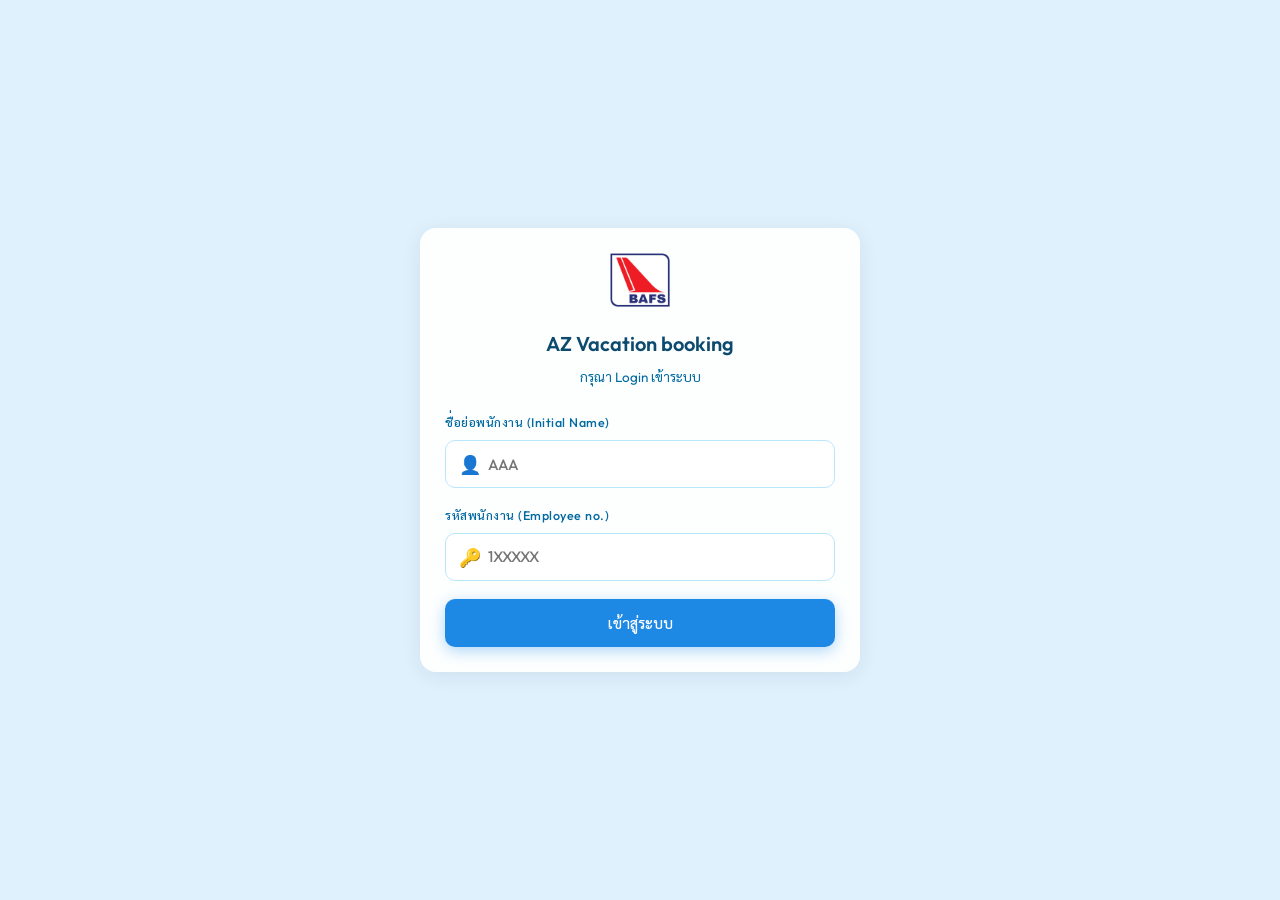
<file: index.html>
<!DOCTYPE html>
<html lang="th">

<head>
    <meta charset="UTF-8">
    <meta name="viewport" content="width=device-width, initial-scale=1.0, maximum-scale=1.0, user-scalable=no">
    <title>AZ Vacation booking</title>
    <!-- Google Fonts for premium typography -->
    <link rel="preconnect" href="https://fonts.googleapis.com">
    <link rel="preconnect" href="https://fonts.gstatic.com" crossorigin>
    <link
        href="https://fonts.googleapis.com/css2?family=Outfit:wght@300;400;500;600;700&family=Sarabun:wght@300;400;500;600;700&display=swap"
        rel="stylesheet">

    <script>
        // ==========================================================
        // CONFIGURATION VARIABLES (Google Drive Direct Links & GAS API)
        // ==========================================================
        const LOGO_URL = "Logo bafs Original.png"; // Replace with your Google Drive direct link
        const BACKGROUND_URL = "20220221_070326.jpg"; // Replace with your Google Drive direct link
        const GAS_URL = "https://script.google.com/macros/s/AKfycbyHpsRN5z9Dz3Ey0zPZW1OYYGQ0Ru4gA7NycmnNdGbSgGC3R4j0DbGsd65QwBarkv0/exec";
    </script>

    <link rel="stylesheet" href="style.css">

    <!-- Google Apps Script CSS inclusion (Used when deployed in GAS) -->
    <?!= include('style'); ?>
</head>

<body>
    <!-- Background Image Wrapper -->
    <div class="bg-wrapper"></div>

    <!-- 1. LOGIN OVERLAY -->
    <div id="login-overlay" class="overlay active">
        <div class="glass-card login-card animate-fade-in">
            <div class="login-header">
                <img id="login-logo-img" src="Logo bafs Original.png" alt="BAFS Logo" class="login-logo">
                <h2>AZ Vacation booking</h2>
                <p class="login-subtitle">กรุณา Login เข้าระบบ</p>
            </div>

            <form id="login-form">
                <div class="form-group">
                    <label for="login-username">ชื่อย่อพนักงาน (Initial Name)</label>
                    <div class="input-wrapper">
                        <input type="text" id="login-username" required placeholder="AAA" autocomplete="username">
                        <span class="input-icon">👤</span>
                    </div>
                </div>
                <div class="form-group">
                    <label for="login-password">รหัสพนักงาน (Employee no.)</label>
                    <div class="input-wrapper">
                        <input type="password" id="login-password" required placeholder="1XXXXX"
                            autocomplete="current-password">
                        <span class="input-icon">🔑</span>
                    </div>
                    <div id="login-error" class="error-text hidden">⚠️ ข้อมูลเข้าสู่ระบบไม่ถูกต้อง
                        หรือไม่พบในตารางพนักงาน</div>
                </div>
                <button type="submit" id="btn-login-submit" class="btn btn-primary btn-block">เข้าสู่ระบบ</button>
            </form>
        </div>
    </div>

    <!-- 2. MAIN APPLICATION -->
    <div id="app-container" class="app-layout hidden">
        <!-- HEADER -->
        <header class="main-header glass-card">
            <div class="header-logo-section">
                <img id="app-logo-img" src="Logo bafs Original.png" alt="BAFS Logo" class="app-logo">
                <div class="header-title-wrapper">
                    <h1>AZ Vacation booking</h1>
                    <span class="sub-title">ระบบจองวันลาพักร้อนล่วงหน้า</span>
                </div>
            </div>

            <!-- Testing Override Tool & User Profile -->
            <div class="header-controls">
                <div class="mock-date-container">
                    <label for="mock-today">📅 วันที่ปัจจุบัน:</label>
                    <input type="date" id="mock-today" class="mock-date-input" disabled readonly>
                </div>

                <div class="user-profile-widget">
                    <div class="avatar">👤</div>
                    <div class="user-info">
                        <span id="user-initial-display" class="user-email">Guest</span>
                        <span id="user-name-display" class="user-role">ผู้ใช้งานทั่วไป</span>
                    </div>
                    <button id="logout-btn" class="btn-logout" title="ออกจากระบบ">Logout ↪</button>
                </div>
            </div>
        </header>

        <!-- NAVIGATION TABS -->
        <nav class="app-nav-tabs">
            <button id="nav-tab-dashboard" class="nav-tab-btn active" onclick="switchNavTab('dashboard')">
                <span class="nav-icon">📊</span> หน้าหลัก Dashboard
            </button>
            <button id="nav-tab-calendar" class="nav-tab-btn" onclick="switchNavTab('calendar')">
                <span class="nav-icon">📅</span> ตารางปฏิทินจองพักร้อน
            </button>
        </nav>

        <!-- DASHBOARD VIEW CONTAINER -->
        <div id="view-dashboard" class="view-container animate-fade-in">
            <!-- Top Stat Cards -->
            <div class="dashboard-stats-grid">
                <!-- Card 1: Quota Status -->
                <div class="glass-card stat-card quota-stat-card">
                    <div class="stat-icon-bg">📊</div>
                    <div class="stat-info">
                        <span class="stat-label">โควตาจองปี 2027</span>
                        <div class="stat-value-wrapper">
                            <span id="dash-quota-used" class="stat-value">0</span>
                            <span class="stat-total">/ 5 ช่วงเวลา</span>
                        </div>
                        <div class="quota-progress-container">
                            <div id="dash-quota-bar" class="quota-progress-bar" style="width: 0%;"></div>
                        </div>
                        <span id="dash-quota-text" class="stat-subtext">คงเหลือ 5 ช่วงเวลา</span>
                    </div>
                </div>

                <!-- Card 2: Upcoming Vacation -->
                <div class="glass-card stat-card upcoming-stat-card">
                    <div class="stat-icon-bg">✈️</div>
                    <div class="stat-info">
                        <span class="stat-label">รายการพักร้อนถัดไป</span>
                        <span id="dash-upcoming-date" class="stat-value-text">ไม่มีรายการพักร้อนที่กำลังจะมาถึง</span>
                        <span id="dash-upcoming-sub" class="stat-subtext">วางแผนพักร้อนสำหรับปี 2027
                            ได้ที่ตารางจอง</span>
                    </div>
                </div>

                <!-- Card 3: User Info Badge -->
                <div class="glass-card stat-card profile-stat-card">
                    <div class="stat-icon-bg">👤</div>
                    <div class="stat-info">
                        <span class="stat-label">ข้อมูลผู้ปฏิบัติงาน</span>
                        <span id="dash-emp-name" class="stat-value-text">-</span>
                        <span id="dash-emp-details" class="stat-subtext">Operator | Team - | Concourse -</span>
                    </div>
                </div>
            </div>

            <!-- Quick Action Banner -->
            <div id="dash-action-banner" class="glass-card action-banner">
                <div class="banner-left">
                    <h4>📅 ต้องการเลือกวันลาพักร้อนเพิ่มเติม?</h4>
                    <p>ไปที่ตารางจองเพื่อเลือกช่วงวันที่ต้องการสำหรับปี ค.ศ. 2027</p>
                </div>
                <button class="btn btn-primary" onclick="switchNavTab('calendar')">📅 เปิดตารางจองพักร้อน</button>
            </div>

            <!-- Personal Activity History Section -->
            <div id="dash-user-history-section" class="glass-card history-section-card">
                <div class="history-header">
                    <h3>📜 ประวัติรายการจองพักร้อนของฉัน</h3>
                    <button class="btn btn-outline btn-sm" onclick="loadDashboardData()">🔄 รีเฟรชข้อมูล</button>
                </div>

                <div id="dashboard-history-loading" class="placeholder-card hidden">
                    <div class="spinner"></div>
                    <p style="margin-top: 10px;">กำลังโหลดประวัติการจอง...</p>
                </div>

                <div id="dashboard-history-empty" class="empty-state-box hidden">
                    <span class="empty-icon">🏖️</span>
                    <p>ยังไม่มีประวัติการจองวันลาพักร้อนสำหรับปี 2027</p>
                </div>

                <div class="table-responsive">
                    <table id="dash-history-table" class="data-table">
                        <thead>
                            <tr>
                                <th>วันที่ทำรายการ</th>
                                <th>ช่วงวันพักร้อน</th>
                                <th>เดือน/ปี</th>
                                <th>Zone</th>
                                <th>ประเภทการจอง</th>
                                <th>สถานะ</th>
                                <th>จัดการ</th>
                            </tr>
                        </thead>
                        <tbody id="dash-history-tbody">
                            <!-- Populated dynamically -->
                        </tbody>
                    </table>
                </div>
            </div>

            <!-- Admin Master Log Section (Visible only to Admin) -->
            <div id="dash-admin-section" class="glass-card history-section-card admin-border hidden"
                style="margin-top: 25px;">
                <div class="history-header">
                    <h3>👑 ประวัติการจองของพนักงานทั้งหมด (ผู้ดูแลระบบ)</h3>
                    <div style="display:flex; align-items:center; gap:10px;">
                        <select id="admin-team-filter"
                            style="padding:6px 12px; border-radius:6px; background:rgba(255,255,255,0.1); color:#fff; border:1px solid rgba(255,255,255,0.2); font-size:13px; cursor:pointer;"
                            onchange="filterAdminBookings()">
                            <option value="ALL">ทุกทีม</option>
                            <option value="A">Team A</option>
                            <option value="B">Team B</option>
                            <option value="C">Team C</option>
                            <option value="D">Team D</option>
                            <option value="E">Team E</option>
                            <option value="X">Team X</option>
                        </select>
                        <span class="admin-badge">Admin Access</span>
                    </div>
                </div>
                <div id="admin-history-loading" style="text-align:center; padding:20px; color:#94a3b8;">
                    <span>⏳ กำลังโหลดข้อมูลจากตาราง...</span>
                </div>
                <div id="admin-history-empty" class="hidden" style="text-align:center; padding:25px; color:#94a3b8;">
                    <p>📋 ยังไม่มีประวัติการจองวันพักร้อนในระบบ</p>
                </div>
                <div id="admin-history-summary" class="hidden"
                    style="padding:10px 15px; margin-bottom:10px; display:flex; gap:15px; flex-wrap:wrap; font-size:13px; color:#94a3b8;">
                    <span>📊 จำนวนรายการทั้งหมด: <strong id="admin-total-count" style="color:#60a5fa;">0</strong></span>
                    <span>🏢 Concourse C: <strong id="admin-c-count" style="color:#22c55e;">0</strong></span>
                    <span>🏢 Concourse F: <strong id="admin-f-count" style="color:#f59e0b;">0</strong></span>
                </div>
                <div class="table-responsive">
                    <table class="data-table">
                        <thead>
                            <tr>
                                <th>ลำดับ</th>
                                <th>พนักงาน</th>
                                <th>ตำแหน่ง/ทีม</th>
                                <th>Concourse</th>
                                <th>เดือน/ปี</th>
                                <th>ช่วงวัน</th>
                                <th>สถานะ</th>
                                <th>ดำเนินการ</th>
                            </tr>
                        </thead>
                        <tbody id="dash-admin-tbody">
                            <!-- Populated dynamically for Admin -->
                        </tbody>
                    </table>
                </div>
            </div>
        </div>

        <!-- CALENDAR VIEW CONTAINER -->
        <div id="view-calendar" class="view-container hidden">
            <!-- APP CONTENT LAYOUT -->
            <div class="main-content">
                <!-- SIDEBAR: Rules & Selection Form -->
                <aside class="sidebar-section">

                    <!-- Rules Card -->
                    <div class="glass-card rules-card">
                        <h3>📌 ข้อกำหนดการจองวันลาพักร้อน</h3>
                        <ul class="rules-list">
                            <li>
                                <span class="rule-num">1</span>
                                <p>Operator ทำการจองได้ทีมละ 2 คนต่อช่อง (Concourse C 1 คน, Concourse F 1 คน)</p>
                            </li>
                            <li>
                                <span class="rule-num">2</span>
                                <p>ทำการจองพักร้อนของเดือนถัดไปล่วงหน้า <strong>ภายในวันที่ 10 ของเดือน</strong></p>
                            </li>
                            <li>
                                <span class="rule-num">3</span>
                                <p>สามารถจองพักร้อนล่วงหน้าก่อนได้ทุกเดือน</p>
                            </li>
                            <li>
                                <span class="rule-num">4</span>
                                <p>สามารถแก้ไขการจองพักร้อนล่วงหน้า <strong>ภายในวันที่ 10
                                        ก่อนเดือนที่ทำการจองไว้</strong></p>
                            </li>
                            <li>
                                <span class="rule-num">5</span>
                                <p>ใน 1 ปี พนักงานสามารถจองพักร้อนได้มากสุด <strong>5 ช่วงเวลา</strong></p>
                            </li>
                        </ul>
                    </div>

                    <!-- Profile Info Card -->
                    <div class="glass-card booking-form-card">
                        <h3>👤 ข้อมูลผู้จอง (Logged-in Profile)</h3>
                        <div class="profile-details-grid">
                            <div class="profile-field">
                                <span class="p-label">ชื่อย่อ (Initial Name):</span>
                                <span id="profile-initial" class="p-val">-</span>
                            </div>
                            <div class="profile-field">
                                <span class="p-label">ชื่อภาษาอังกฤษ:</span>
                                <span id="profile-english-name" class="p-val">-</span>
                            </div>
                            <div class="profile-field">
                                <span class="p-label">ตำแหน่ง (Position):</span>
                                <span id="profile-position" class="p-val">-</span>
                            </div>
                            <div class="profile-field">
                                <span class="p-label">ทีม (Team):</span>
                                <span id="profile-team" class="p-val">-</span>
                            </div>
                            <div id="profile-concourse-field" class="profile-field hidden">
                                <span class="p-label">Concourse:</span>
                                <span id="profile-concourse" class="p-val">-</span>
                            </div>
                        </div>
                    </div>

                    <!-- Booking Selectors Card -->
                    <div class="glass-card booking-form-card">
                        <h3>📅 เลือกเดือนและปีที่ต้องการพักร้อน</h3>

                        <div class="date-selection-grid">
                            <div class="form-group">
                                <label for="select-month">เดือนพักร้อน</label>
                                <select id="select-month" class="form-select">
                                    <option value="0">JAN</option>
                                    <option value="1">FEB</option>
                                    <option value="2">MAR</option>
                                    <option value="3">APR</option>
                                    <option value="4">MAY</option>
                                    <option value="5">JUN</option>
                                    <option value="6">JUL</option>
                                    <option value="7">AUG</option>
                                    <option value="8">SEP</option>
                                    <option value="9">OCT</option>
                                    <option value="10">NOV</option>
                                    <option value="11">DEC</option>
                                </select>
                            </div>
                            <div class="form-group">
                                <label for="select-year">ปี</label>
                                <select id="select-year" class="form-select">
                                    <!-- Dynamically populated by JS -->
                                </select>
                            </div>
                        </div>

                        <!-- Admin Team Selector in Sidebar (Hidden for regular employees) -->
                        <div id="sidebar-admin-team-wrapper" class="hidden" style="margin-top: 12px;">
                            <label for="sidebar-admin-team-select"
                                style="font-size: 13px; font-weight: 600; color: #ffc107; display: block; margin-bottom: 6px;">
                                👑 เลือกทีมพนักงาน (Admin):
                            </label>
                            <select id="sidebar-admin-team-select" class="form-select"
                                style="border: 1px solid rgba(255,193,7,0.4);">
                                <option value="A">Team A</option>
                                <option value="B">Team B</option>
                                <option value="C">Team C</option>
                                <option value="D">Team D</option>
                                <option value="E">Team E</option>
                                <option value="X">Team X</option>
                            </select>
                        </div>
                    </div>

                </aside>

                <!-- MAIN GRID: Vacation Calendar (Vertical Layout for Mobile) -->
                <main class="calendar-section">
                    <!-- Loading indicator overlay inside calendar section -->
                    <div id="calendar-loading" class="glass-card placeholder-card hidden">
                        <div class="placeholder-content">
                            <div class="spinner"></div>
                            <p style="margin-top: 15px; font-weight: 500;">กำลังโหลดข้อมูลจาก Google Sheets...</p>
                        </div>
                    </div>

                    <!-- Calendar Content -->
                    <div id="calendar-content" class="calendar-content-wrapper">
                        <div class="glass-card calendar-card">
                            <div class="calendar-header">
                                <div class="calendar-info">
                                    <h2 id="calendar-title-display">ตารางพักร้อนล่วงหน้า</h2>
                                    <p class="helper-text">💡 วิธีการจอง: เลือกช่องว่างในส่วน Concourse
                                        ของทีมท่านบนช่วงวันที่ต้องการจอง จากนั้นกดปุ่มด้านล่างเพื่อยืนยัน</p>
                                </div>

                                <!-- Calendar Control Toolbar: Month Dropdown, Admin Team Switcher & Small Excel Export (Visible ONLY to Admin) -->
                                <div id="calendar-toolbar" class="calendar-toolbar hidden"
                                    style="display: flex; flex-wrap: wrap; align-items: center; justify-content: space-between; gap: 10px; margin-top: 15px; margin-bottom: 15px; padding: 8px 12px; background: rgba(255, 255, 255, 0.05); border: 1px solid rgba(255, 255, 255, 0.1); border-radius: 10px;">
                                    <!-- Left: Month & Year Dropdowns -->
                                    <div style="display: flex; align-items: center; gap: 8px;">
                                        <label for="toolbar-month-select"
                                            style="font-size: 12px; font-weight: 500; color: #94a3b8;">📅
                                            เลือกเดือน/ปี:</label>
                                        <select id="toolbar-month-select"
                                            style="padding: 4px 8px; border-radius: 6px; background: #ffffff; color: #0f172a; border: 1px solid #cbd5e1; font-size: 12px; cursor: pointer;">
                                            <option value="0">มกราคม (JAN)</option>
                                            <option value="1">กุมภาพันธ์ (FEB)</option>
                                            <option value="2">มีนาคม (MAR)</option>
                                            <option value="3">เมษายน (APR)</option>
                                            <option value="4">พฤษภาคม (MAY)</option>
                                            <option value="5">มิถุนายน (JUN)</option>
                                            <option value="6">กรกฎาคม (JUL)</option>
                                            <option value="7">สิงหาคม (AUG)</option>
                                            <option value="8">กันยายน (SEP)</option>
                                            <option value="9">ตุลาคม (OCT)</option>
                                            <option value="10">พฤศจิกายน (NOV)</option>
                                            <option value="11">ธันวาคม (DEC)</option>
                                        </select>
                                        <select id="toolbar-year-select"
                                            style="padding: 4px 8px; border-radius: 6px; background: #ffffff; color: #0f172a; border: 1px solid #cbd5e1; font-size: 12px; cursor: pointer;">
                                            <!-- Populated dynamically -->
                                        </select>
                                    </div>

                                    <!-- Center: Admin Team Switcher (Visible only when logged in as Admin) -->
                                    <div id="admin-calendar-team-wrapper" class="hidden"
                                        style="display: flex; align-items: center; gap: 8px;">
                                        <label for="calendar-admin-team-select"
                                            style="font-size: 12px; font-weight: 500; color: #d97706;">👑 เลือกทีม
                                            (Admin):</label>
                                        <select id="calendar-admin-team-select"
                                            style="padding: 4px 8px; border-radius: 6px; background: #ffffff; color: #0f172a; border: 1px solid #d97706; font-size: 12px; cursor: pointer;">
                                            <option value="A">Team A</option>
                                            <option value="B">Team B</option>
                                            <option value="C">Team C</option>
                                            <option value="D">Team D</option>
                                            <option value="E">Team E</option>
                                            <option value="X">Team X</option>
                                        </select>
                                    </div>

                                    <!-- Right: Small Export to Excel Button -->
                                    <div>
                                        <button type="button" class="btn btn-success"
                                            style="background: linear-gradient(135deg, #107c41, #1f9a55); border: none; font-weight: 500; font-size: 11px; padding: 4px 10px; border-radius: 5px; gap: 4px; display: inline-flex; align-items: center; cursor: pointer;"
                                            onclick="exportBookingsToExcel()">
                                            📊 Export Excel (.xls)
                                        </button>
                                    </div>
                                </div>

                                <!-- LEGEND REMOVED PER USER REQUEST -->
                            </div>

                            <!-- VERTICAL LIST OF SLOTS -->
                            <div class="vertical-slots-wrapper">
                                <div id="operator-slots-container" class="table-section-wrapper">
                                    <div id="operator-slots-list" class="slots-list">
                                        <!-- Rendered dynamically -->
                                    </div>
                                </div>
                            </div>

                            <!-- Action Bar -->
                            <div class="calendar-actions">
                                <div class="selected-summary" id="booking-summary-text">
                                    กรุณาเลือกช่วงวันในรายการเพื่อทำการจอง...
                                </div>
                                <button id="btn-confirm-booking" class="btn btn-success btn-large" disabled>
                                    ⚡ ยืนยันการจองพักร้อน
                                </button>
                            </div>

                        </div>
                    </div>
                </main>
            </div>
        </div>
    </div>

    <!-- 3. BOOKING CONFIRMATION MODAL -->
    <div id="booking-modal" class="modal-overlay hidden">
        <div class="glass-card modal-card animate-slide-up">
            <div class="modal-header">
                <h3>ยืนยันข้อมูลการจองพักร้อน</h3>
                <button class="btn-close-modal" onclick="closeModal('booking-modal')">&times;</button>
            </div>
            <div class="modal-body">
                <div class="confirm-info-list">
                    <div class="confirm-item">
                        <span class="label">ชื่อพนักงาน:</span>
                        <span id="confirm-emp-name" class="val">-</span>
                    </div>
                    <div class="confirm-item">
                        <span class="label">ตำแหน่งงาน:</span>
                        <span id="confirm-position" class="val">-</span>
                    </div>
                    <div class="confirm-item">
                        <span class="label">ทีม:</span>
                        <span id="confirm-team" class="val">-</span>
                    </div>
                    <div class="confirm-item">
                        <span class="label">ช่วงวันที่เลือก:</span>
                        <span id="confirm-date" class="val">-</span>
                    </div>
                    <div class="confirm-item" id="confirm-concourse-row">
                        <span class="label">Concourse:</span>
                        <span id="confirm-concourse" class="val">-</span>
                    </div>
                </div>

                <!-- Admin Booking On Behalf Field -->
                <div id="admin-booking-fields" class="admin-booking-container hidden"
                    style="margin-top: 15px; padding: 12px; background: rgba(255, 193, 7, 0.1); border: 1px solid rgba(255, 193, 7, 0.3); border-radius: 8px;">
                    <label for="admin-target-initial"
                        style="font-size: 13px; font-weight: 600; color: #b45309; display: block; margin-bottom: 6px;">
                        👑 ระบุชื่อย่อพนักงานที่ต้องการจองแทน (Initial Name):
                    </label>
                    <input type="text" id="admin-target-initial" placeholder="เช่น PDP, KSM, SYO, WJP"
                        style="width: 100%; padding: 8px 12px; border-radius: 6px; background: #ffffff; color: #0f172a; border: 1px solid #cbd5e1; font-size: 14px; text-transform: uppercase;">
                </div>

                <div id="modal-warning-box" class="warning-alert-box hidden"></div>
            </div>
            <div class="modal-footer">
                <button class="btn btn-secondary" onclick="closeModal('booking-modal')">ยกเลิก</button>
                <button id="btn-modal-submit" class="btn btn-success">ยืนยันการจอง</button>
            </div>
        </div>
    </div>

    <!-- 4. EDIT/CANCEL MODAL -->
    <div id="edit-modal" class="modal-overlay hidden">
        <div class="glass-card modal-card animate-slide-up">
            <div class="modal-header">
                <h3>⚙ จัดการรายการจองพักร้อน</h3>
                <button class="btn-close-modal" onclick="closeModal('edit-modal')">&times;</button>
            </div>
            <div class="modal-body">
                <p>คุณต้องการยกเลิกรายการจองนี้ใช่หรือไม่?</p>
                <div class="confirm-info-list">
                    <div class="confirm-item">
                        <span class="label">ผู้จอง:</span>
                        <span id="edit-emp-name" class="val">-</span>
                    </div>
                    <div class="confirm-item">
                        <span class="label">ตำแหน่ง/ทีม:</span>
                        <span id="edit-details" class="val">-</span>
                    </div>
                    <div class="confirm-item">
                        <span class="label">วันที่จอง:</span>
                        <span id="edit-date" class="val">-</span>
                    </div>
                    <div class="confirm-item" id="edit-concourse-row">
                        <span class="label">Concourse:</span>
                        <span id="edit-concourse" class="val">-</span>
                    </div>
                </div>
                <div id="edit-warning-box" class="warning-alert-box hidden"></div>
            </div>
            <div class="modal-footer">
                <button class="btn btn-secondary" onclick="closeModal('edit-modal')">ปิด</button>
                <button id="btn-modal-delete" class="btn btn-danger">🗑 ยกเลิกการจองนี้</button>
            </div>
        </div>
    </div>

    <!-- 5. SUCCESS POPUP -->
    <div id="success-popup" class="success-popup-overlay hidden">
        <div class="success-popup-card animate-scale-up">
            <div class="success-icon-wrapper">
                <div class="success-icon-svg">
                    <svg viewBox="0 0 52 52">
                        <circle class="checkmark-circle" cx="26" cy="26" r="25" fill="none" />
                        <path class="checkmark-check" fill="none" d="M14.1 27.2l7.1 7.2 16.7-16.8" />
                    </svg>
                </div>
            </div>
            <h2>บันทึกข้อมูลสำเร็จ!</h2>
            <p id="success-message-text">ระบบได้ทำการบันทึกข้อมูลของท่านเรียบร้อยแล้ว</p>
            <button class="btn btn-success btn-block" onclick="closeSuccessPopup()">ตกลง</button>
        </div>
    </div>

    <script src="app.js"></script>

    <!-- Google Apps Script JS inclusion (Used when deployed in GAS) -->
    <?!= include('app'); ?>
</body>

</html>
</file>
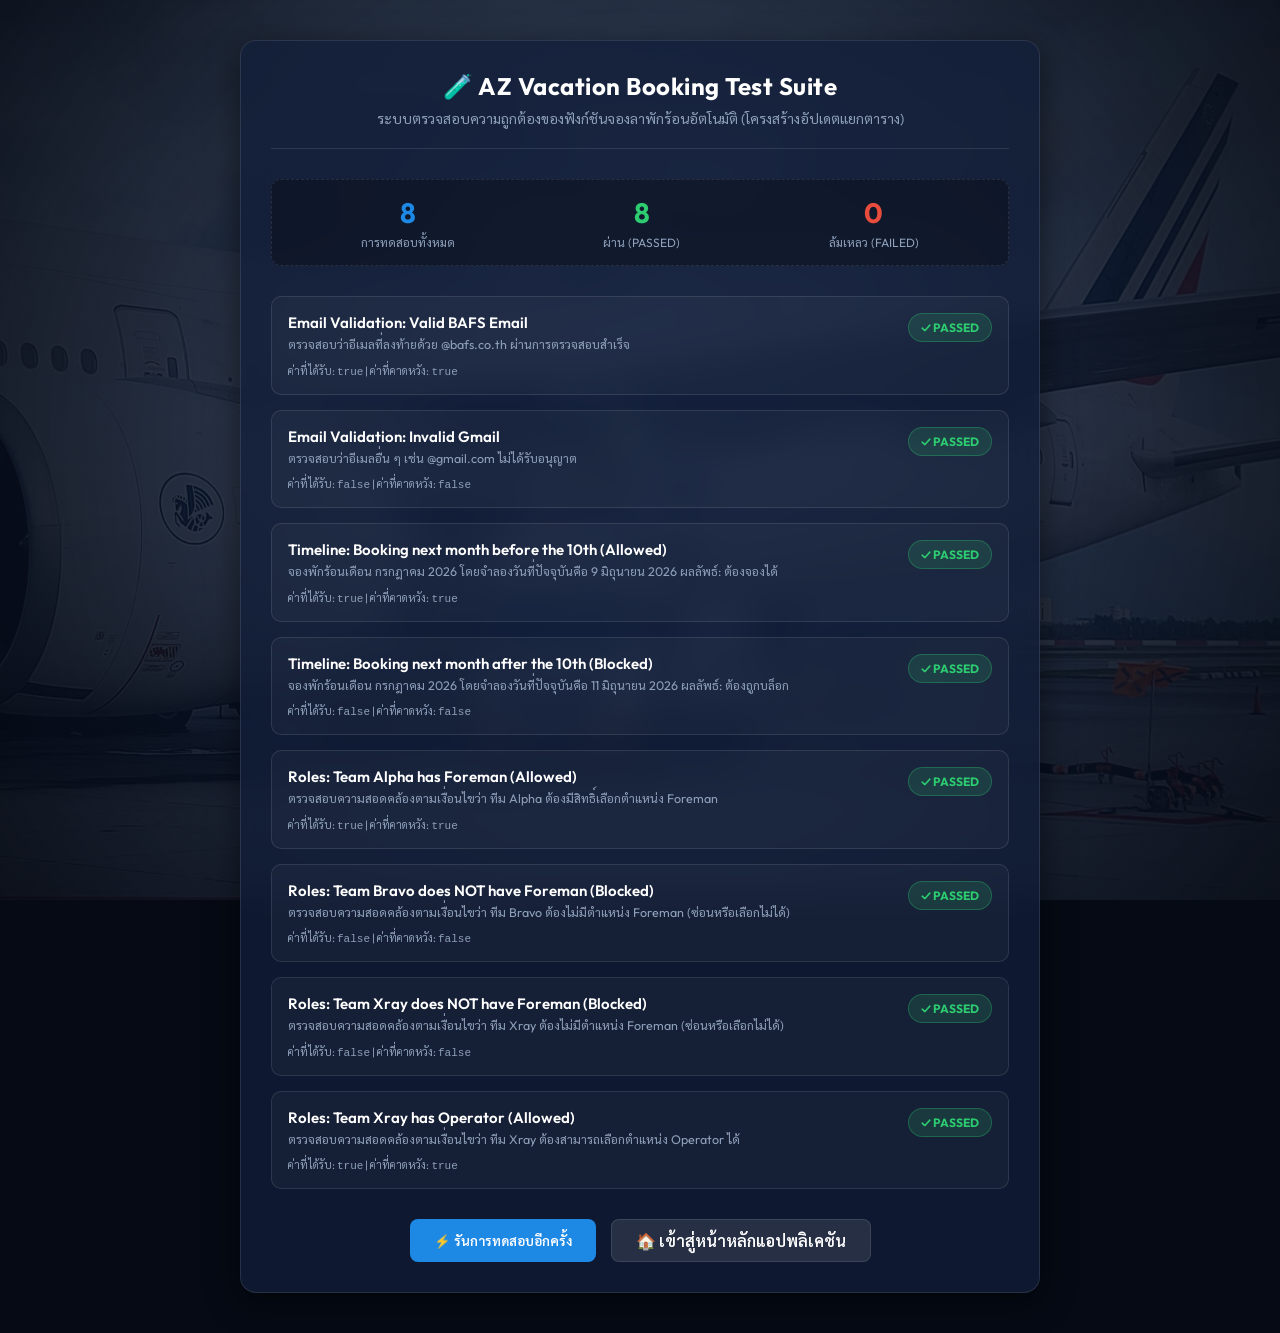
<file: test.html>
<!DOCTYPE html>
<html lang="th">
<head>
    <meta charset="UTF-8">
    <meta name="viewport" content="width=device-width, initial-scale=1.0">
    <title>AZ Vacation Booking - Automated Test Suite</title>
    <link rel="preconnect" href="https://fonts.googleapis.com">
    <link rel="preconnect" href="https://fonts.gstatic.com" crossorigin>
    <link href="https://fonts.googleapis.com/css2?family=Outfit:wght@300;400;500;600;700&family=Sarabun:wght@300;400;500;600;700&display=swap" rel="stylesheet">
    <style>
        :root {
            --success: #2ecc71;
            --danger: #e74c3c;
            --primary: #1e88e5;
            --glass-bg: rgba(18, 30, 58, 0.75);
            --glass-border: rgba(255, 255, 255, 0.1);
            --text-main: #ffffff;
            --text-muted: #8fa0ba;
            --font-sans: 'Outfit', 'Sarabun', sans-serif;
        }

        * {
            box-sizing: border-box;
            margin: 0;
            padding: 0;
        }

        body {
            font-family: var(--font-sans);
            color: var(--text-main);
            background-color: #050a14;
            background-image: url('20220221_070326.jpg');
            background-size: cover;
            background-position: center;
            background-attachment: fixed;
            min-height: 100vh;
            display: flex;
            justify-content: center;
            align-items: center;
            padding: 40px 20px;
        }

        body::before {
            content: '';
            position: fixed;
            top: 0;
            left: 0;
            width: 100%;
            height: 100%;
            background: radial-gradient(circle at center, rgba(15, 32, 67, 0.75) 0%, rgba(5, 10, 20, 0.95) 100%);
            z-index: -1;
        }

        .test-container {
            width: 800px;
            max-width: 100%;
            background: var(--glass-bg);
            backdrop-filter: blur(16px);
            -webkit-backdrop-filter: blur(16px);
            border: 1px solid var(--glass-border);
            border-radius: 16px;
            padding: 30px;
            box-shadow: 0 8px 32px 0 rgba(0, 0, 0, 0.5);
        }

        .header {
            text-align: center;
            margin-bottom: 30px;
            border-bottom: 1px solid var(--glass-border);
            padding-bottom: 20px;
        }

        .header h1 {
            font-size: 24px;
            font-weight: 700;
            margin-bottom: 8px;
            letter-spacing: 0.5px;
        }

        .header p {
            color: var(--text-muted);
            font-size: 14px;
        }

        .summary-box {
            display: flex;
            justify-content: space-around;
            background: rgba(0, 0, 0, 0.3);
            border-radius: 10px;
            padding: 15px;
            margin-bottom: 30px;
            border: 1px dashed var(--glass-border);
        }

        .summary-item {
            text-align: center;
        }

        .summary-item .num {
            font-size: 28px;
            font-weight: 700;
        }

        .summary-item.passed .num { color: var(--success); }
        .summary-item.failed .num { color: var(--danger); }
        .summary-item.total .num { color: var(--primary); }

        .summary-item .lbl {
            font-size: 12px;
            color: var(--text-muted);
            text-transform: uppercase;
            margin-top: 4px;
        }

        .test-list {
            display: flex;
            flex-direction: column;
            gap: 15px;
        }

        .test-card {
            background: rgba(255, 255, 255, 0.03);
            border: 1px solid var(--glass-border);
            border-radius: 10px;
            padding: 16px;
            display: flex;
            align-items: flex-start;
            justify-content: space-between;
            transition: background 0.2s;
        }

        .test-card:hover {
            background: rgba(255, 255, 255, 0.06);
        }

        .test-info {
            display: flex;
            flex-direction: column;
            gap: 4px;
            text-align: left;
        }

        .test-name {
            font-size: 15px;
            font-weight: 600;
        }

        .test-desc {
            font-size: 12.5px;
            color: var(--text-muted);
            line-height: 1.4;
        }

        .test-status {
            padding: 6px 12px;
            border-radius: 20px;
            font-size: 12px;
            font-weight: 700;
            display: inline-flex;
            align-items: center;
            gap: 6px;
        }

        .test-status.passed {
            background-color: rgba(46, 204, 113, 0.15);
            color: var(--success);
            border: 1px solid rgba(46, 204, 113, 0.3);
        }

        .test-status.failed {
            background-color: rgba(231, 76, 60, 0.15);
            color: var(--danger);
            border: 1px solid rgba(231, 76, 60, 0.3);
        }

        .footer-actions {
            margin-top: 30px;
            text-align: center;
            display: flex;
            justify-content: center;
            gap: 15px;
        }

        .btn {
            font-family: var(--font-sans);
            padding: 10px 24px;
            font-weight: 600;
            border-radius: 8px;
            border: none;
            cursor: pointer;
            transition: all 0.2s;
            text-decoration: none;
        }

        .btn-primary {
            background-color: var(--primary);
            color: white;
        }
        .btn-primary:hover {
            background-color: #1565c0;
        }

        .btn-secondary {
            background-color: rgba(255,255,255,0.1);
            color: white;
            border: 1px solid var(--glass-border);
        }
        .btn-secondary:hover {
            background-color: rgba(255,255,255,0.2);
        }
    </style>
</head>
<body>

    <div class="test-container">
        <div class="header">
            <h1>🧪 AZ Vacation Booking Test Suite</h1>
            <p>ระบบตรวจสอบความถูกต้องของฟังก์ชันจองลาพักร้อนอัตโนมัติ (โครงสร้างอัปเดตแยกตาราง)</p>
        </div>

        <div class="summary-box">
            <div class="summary-item total">
                <div class="num" id="total-tests">0</div>
                <div class="lbl">การทดสอบทั้งหมด</div>
            </div>
            <div class="summary-item passed">
                <div class="num" id="passed-tests">0</div>
                <div class="lbl">ผ่าน (Passed)</div>
            </div>
            <div class="summary-item failed">
                <div class="num" id="failed-tests">0</div>
                <div class="lbl">ล้มเหลว (Failed)</div>
            </div>
        </div>

        <div class="test-list" id="test-list-container">
            <!-- Test cases will load here dynamically -->
        </div>

        <div class="footer-actions">
            <button class="btn btn-primary" onclick="runAllTests()">⚡ รันการทดสอบอีกครั้ง</button>
            <a href="index.html" class="btn btn-secondary">🏠 เข้าสู่หน้าหลักแอปพลิเคชัน</a>
        </div>
    </div>

    <script>
        // Copy of rules logic from app.js for isolated unit testing
        const TEAMS_BY_POSITION = {
            "Foreman": ["Alpha", "Charlee", "Delta", "Echo"],
            "Operator": ["Alpha", "Bravo", "Charlee", "Delta", "Echo", "Xray"]
        };

        function checkBookingTimelineAllowed(mockTodayDate, targetDateStr) {
            const parts = targetDateStr.split('-');
            const targetYear = parseInt(parts[0]);
            const targetMonth = parseInt(parts[1]) - 1; // 0-indexed
            
            // Create the deadline: 10th of the month prior to the target booking month
            let deadlineYear = targetYear;
            let deadlineMonth = targetMonth - 1;
            if (deadlineMonth < 0) {
                deadlineMonth = 11;
                deadlineYear--;
            }
            
            const todayYear = mockTodayDate.getFullYear();
            const todayMonth = mockTodayDate.getMonth();
            const todayDay = mockTodayDate.getDate();
            
            if (todayYear < deadlineYear) return true;
            if (todayYear > deadlineYear) return false;
            
            if (todayMonth < deadlineMonth) return true;
            if (todayMonth > deadlineMonth) return false;
            
            return todayDay <= 10;
        }

        function validateBafsEmail(email) {
            return email.toLowerCase().endsWith("@bafs.co.th");
        }

        function isTeamAvailableForPosition(position, team) {
            const teams = TEAMS_BY_POSITION[position] || [];
            return teams.includes(team);
        }

        // --- TEST RUNNER LOGIC ---
        const testCases = [
            // 1. Email Format Tests
            {
                name: "Email Validation: Valid BAFS Email",
                desc: "ตรวจสอบว่าอีเมลที่ลงท้ายด้วย @bafs.co.th ผ่านการตรวจสอบสำเร็จ",
                run: () => {
                    const result = validateBafsEmail("test.user@bafs.co.th");
                    return { success: result === true, actual: result, expected: true };
                }
            },
            {
                name: "Email Validation: Invalid Gmail",
                desc: "ตรวจสอบว่าอีเมลอื่น ๆ เช่น @gmail.com ไม่ได้รับอนุญาต",
                run: () => {
                    const result = validateBafsEmail("test@gmail.com");
                    return { success: result === false, actual: result, expected: false };
                }
            },
            
            // 2. Timeline Constraints
            {
                name: "Timeline: Booking next month before the 10th (Allowed)",
                desc: "จองพักร้อนเดือน กรกฎาคม 2026 โดยจำลองวันที่ปัจจุบันคือ 9 มิถุนายน 2026 ผลลัพธ์: ต้องจองได้",
                run: () => {
                    const mockToday = new Date("2026-06-09");
                    const targetDateStr = "2026-07-15";
                    const result = checkBookingTimelineAllowed(mockToday, targetDateStr);
                    return { success: result === true, actual: result, expected: true };
                }
            },
            {
                name: "Timeline: Booking next month after the 10th (Blocked)",
                desc: "จองพักร้อนเดือน กรกฎาคม 2026 โดยจำลองวันที่ปัจจุบันคือ 11 มิถุนายน 2026 ผลลัพธ์: ต้องถูกบล็อก",
                run: () => {
                    const mockToday = new Date("2026-06-11");
                    const targetDateStr = "2026-07-15";
                    const result = checkBookingTimelineAllowed(mockToday, targetDateStr);
                    return { success: result === false, actual: result, expected: false };
                }
            },
            
            // 3. Role-based Team Restrictions (New Requirement)
            {
                name: "Roles: Team Alpha has Foreman (Allowed)",
                desc: "ตรวจสอบความสอดคล้องตามเงื่อนไขว่า ทีม Alpha ต้องมีสิทธิ์เลือกตำแหน่ง Foreman",
                run: () => {
                    const result = isTeamAvailableForPosition("Foreman", "Alpha");
                    return { success: result === true, actual: result, expected: true };
                }
            },
            {
                name: "Roles: Team Bravo does NOT have Foreman (Blocked)",
                desc: "ตรวจสอบความสอดคล้องตามเงื่อนไขว่า ทีม Bravo ต้องไม่มีตำแหน่ง Foreman (ซ่อนหรือเลือกไม่ได้)",
                run: () => {
                    const result = isTeamAvailableForPosition("Foreman", "Bravo");
                    return { success: result === false, actual: result, expected: false };
                }
            },
            {
                name: "Roles: Team Xray does NOT have Foreman (Blocked)",
                desc: "ตรวจสอบความสอดคล้องตามเงื่อนไขว่า ทีม Xray ต้องไม่มีตำแหน่ง Foreman (ซ่อนหรือเลือกไม่ได้)",
                run: () => {
                    const result = isTeamAvailableForPosition("Foreman", "Xray");
                    return { success: result === false, actual: result, expected: false };
                }
            },
            {
                name: "Roles: Team Xray has Operator (Allowed)",
                desc: "ตรวจสอบความสอดคล้องตามเงื่อนไขว่า ทีม Xray ต้องสามารถเลือกตำแหน่ง Operator ได้",
                run: () => {
                    const result = isTeamAvailableForPosition("Operator", "Xray");
                    return { success: result === true, actual: result, expected: true };
                }
            }
        ];

        function runAllTests() {
            const container = document.getElementById("test-list-container");
            container.innerHTML = "";

            let passed = 0;
            let failed = 0;

            testCases.forEach((tc) => {
                const res = tc.run();
                const card = document.createElement("div");
                card.className = "test-card";

                const isPassed = res.success;
                if (isPassed) passed++; else failed++;

                card.innerHTML = `
                    <div class="test-info">
                        <div class="test-name">${tc.name}</div>
                        <div class="test-desc">${tc.desc}</div>
                        <div style="font-size: 11px; margin-top: 5px; color: var(--text-muted)">
                            ค่าที่ได้รับ: <code>${res.actual}</code> | ค่าที่คาดหวัง: <code>${res.expected}</code>
                        </div>
                    </div>
                    <span class="test-status ${isPassed ? 'passed' : 'failed'}">
                        ${isPassed ? '✓ PASSED' : '✗ FAILED'}
                    </span>
                `;
                container.appendChild(card);
            });

            document.getElementById("total-tests").textContent = testCases.length;
            document.getElementById("passed-tests").textContent = passed;
            document.getElementById("failed-tests").textContent = failed;
        }

        window.onload = runAllTests;
    </script>
</body>
</html>
</file>
<file: style.css>
/* ==========================================================================
   AZ Vacation Booking Application - Modern Responsive Glassmorphism CSS
   ========================================================================== */

/* Design Tokens */
:root {
    /* CUSTOMIZABLE IMAGES - Insert Google Drive direct link here */
    --logo-url: url('Logo bafs Original.png');
    --background-url: url('20220221_070326.jpg');

    --primary: #1e88e5;
    --primary-light: #64b5f6;
    --primary-dark: #1565c0;
    --accent: #ff9800;
    --accent-hover: #f57c00;
    --success: #4caf50;
    --success-light: #81c784;
    --success-hover: #388e3c;
    --danger: #f44336;
    --danger-hover: #d32f2f;
    --warning: #ffeb3b;
    --info: #00bcd4;
    --foreman-purple: #9b59b6;
    --foreman-purple-dark: #8e44ad;

    /* Theme Colors - Bright Sky Blue Theme */
    --bg-overlay: rgba(224, 242, 254, 0.96);
    --glass-bg: rgba(255, 255, 255, 0.88);
    --glass-bg-hover: rgba(255, 255, 255, 0.96);
    --glass-card: rgba(255, 255, 255, 0.94);
    --glass-border: rgba(186, 230, 253, 0.9);
    --glass-border-focus: rgba(2, 132, 199, 0.6);

    /* Text Colors - Deep Sky Navy for Bright Sky Blue Background */
    --text-primary: #0c4a6e;
    --text-secondary: #0369a1;
    --text-muted: #64748b;

    /* Layout Properties */
    --sidebar-width: 380px;
    --header-height: 80px;
    --border-radius-lg: 16px;
    --border-radius-md: 10px;
    --border-radius-sm: 6px;
    --transition-speed: 0.3s;
    --font-sans: 'Outfit', 'Sarabun', -apple-system, BlinkMacSystemFont, "Segoe UI", Roboto, sans-serif;
}

/* Base Reset & Configuration */
* {
    box-sizing: border-box;
    margin: 0;
    padding: 0;
    -webkit-tap-highlight-color: transparent; /* Disable tap highlight on mobile */
}

body, html {
    width: 100%;
    height: 100%;
    font-family: var(--font-sans);
    color: var(--text-primary);
    background-color: #e0f2fe;
    overflow-x: hidden;
    line-height: 1.5;
}

/* Background Image */
.bg-wrapper {
    position: fixed;
    top: 0;
    left: 0;
    width: 100%;
    height: 100%;
    z-index: -2;
    background-image: var(--background-url);
    background-size: cover;
    background-position: center;
    background-repeat: no-repeat;
}

.bg-wrapper::after {
    content: '';
    position: absolute;
    top: 0;
    left: 0;
    width: 100%;
    height: 100%;
    background: linear-gradient(135deg, rgba(240, 249, 255, 0.95) 0%, rgba(186, 230, 253, 0.97) 100%);
    z-index: -1;
}

/* Utilities */
.hidden {
    display: none !important;
}

/* Glassmorphic Card */
.glass-card {
    background: var(--glass-card);
    backdrop-filter: blur(16px) saturate(180%);
    -webkit-backdrop-filter: blur(16px) saturate(180%);
    border: 1px solid var(--glass-border);
    border-radius: var(--border-radius-lg);
    box-shadow: 0 4px 20px 0 rgba(15, 23, 42, 0.08);
    padding: 24px;
}

/* Animations */
@keyframes fadeIn {
    from { opacity: 0; transform: translateY(10px); }
    to { opacity: 1; transform: translateY(0); }
}

@keyframes slideUp {
    from { opacity: 0; transform: translate(-50%, -40%); }
    to { opacity: 1; transform: translate(-50%, -50%); }
}

@keyframes scaleUp {
    from { opacity: 0; transform: scale(0.9); }
    to { opacity: 1; transform: scale(1); }
}

.animate-fade-in {
    animation: fadeIn 0.4s cubic-bezier(0.25, 0.8, 0.25, 1) forwards;
}

.animate-slide-up {
    animation: slideUp 0.35s cubic-bezier(0.25, 0.8, 0.25, 1) forwards;
}

.animate-scale-up {
    animation: scaleUp 0.3s cubic-bezier(0.175, 0.885, 0.32, 1.275) forwards;
}

/* Buttons */
.btn {
    display: inline-flex;
    align-items: center;
    justify-content: center;
    font-family: var(--font-sans);
    font-size: 15px;
    font-weight: 500;
    padding: 12px 24px;
    border-radius: var(--border-radius-md);
    border: 1px solid transparent;
    cursor: pointer;
    transition: all 0.25s ease;
    text-decoration: none;
    gap: 8px;
    min-height: 48px; /* Mobile tap target */
}

.btn-block {
    display: flex;
    width: 100%;
}

.btn-primary {
    background-color: var(--primary);
    color: #fff;
    box-shadow: 0 4px 15px rgba(30, 136, 229, 0.35);
}
.btn-primary:hover:not(:disabled) {
    background-color: var(--primary-dark);
    transform: translateY(-2px);
}
.btn-primary:active:not(:disabled) {
    transform: translateY(0);
}

.btn-secondary {
    background-color: rgba(255, 255, 255, 0.08);
    color: var(--text-primary);
    border: 1px solid var(--glass-border);
}
.btn-secondary:hover:not(:disabled) {
    background-color: rgba(255, 255, 255, 0.16);
}

.btn-success {
    background-color: var(--success);
    color: #fff;
    box-shadow: 0 4px 15px rgba(76, 175, 80, 0.35);
}
.btn-success:hover:not(:disabled) {
    background-color: var(--success-hover);
    transform: translateY(-2px);
}
.btn-success:active:not(:disabled) {
    transform: translateY(0);
}

.btn-danger {
    background-color: var(--danger);
    color: #fff;
    box-shadow: 0 4px 15px rgba(244, 67, 54, 0.35);
}
.btn-danger:hover:not(:disabled) {
    background-color: var(--danger-hover);
    transform: translateY(-2px);
}
.btn-danger:active:not(:disabled) {
    transform: translateY(0);
}

.btn:disabled {
    opacity: 0.35;
    cursor: not-allowed;
    transform: none !important;
    box-shadow: none !important;
}

.btn-large {
    padding: 14px 28px;
    font-size: 16px;
    font-weight: 600;
}

/* ==========================================================================
   1. LOGIN OVERLAY
   ========================================================================== */
.overlay {
    position: fixed;
    top: 0;
    left: 0;
    width: 100vw;
    height: 100vh;
    background: var(--bg-overlay);
    display: flex;
    justify-content: center;
    align-items: center;
    z-index: 1000;
    opacity: 0;
    visibility: hidden;
    pointer-events: none;
    transition: opacity var(--transition-speed), visibility var(--transition-speed);
    padding: 16px;
}

.overlay.active {
    opacity: 1;
    visibility: visible;
    pointer-events: auto;
}

.login-card {
    width: 440px;
    max-width: 100%;
    text-align: center;
    border: 1px solid rgba(255, 255, 255, 0.15);
}

.login-logo {
    height: 54px;
    margin-bottom: 16px;
    object-fit: contain;
}

.login-header h2 {
    font-size: 20px;
    margin-bottom: 8px;
    font-weight: 600;
}

.login-header p {
    color: var(--text-secondary);
    font-size: 13.5px;
    margin-bottom: 26px;
}

/* Form Controls */
.form-group {
    margin-bottom: 18px;
    text-align: left;
}

.form-group label {
    display: block;
    font-size: 12.5px;
    font-weight: 500;
    color: var(--text-secondary);
    margin-bottom: 8px;
    letter-spacing: 0.5px;
}

.input-wrapper {
    position: relative;
}

.input-wrapper input {
    width: 100%;
    background: #ffffff;
    border: 1px solid #bae6fd;
    padding: 12px 16px 12px 42px;
    border-radius: var(--border-radius-md);
    color: #0f172a;
    font-size: 15px;
    font-weight: 500;
    font-family: var(--font-sans);
    transition: all var(--transition-speed) ease;
    min-height: 48px;
}

.input-wrapper input:focus {
    outline: none;
    background: #ffffff;
    border-color: #0284c7;
    box-shadow: 0 0 0 3.5px rgba(2, 132, 199, 0.25);
    color: #0f172a;
}

.input-icon {
    position: absolute;
    left: 14px;
    top: 50%;
    transform: translateY(-50%);
    color: var(--text-muted);
    font-size: 18px;
}

.error-text {
    color: #ff5252;
    font-size: 12px;
    margin-top: 6px;
    display: flex;
    align-items: center;
    gap: 4px;
}

/* ==========================================================================
   2. MAIN APPLICATION CONTAINER
   ========================================================================== */
.app-layout {
    display: flex;
    flex-direction: column;
    height: 100vh;
    padding: 20px;
    gap: 20px;
    max-width: 1650px;
    margin: 0 auto;
    overflow: hidden;
}

/* HEADER STYLE */
.main-header {
    display: flex;
    justify-content: space-between;
    align-items: center;
    height: var(--header-height);
    padding: 10px 24px;
    flex-shrink: 0;
}

.header-logo-section {
    display: flex;
    align-items: center;
    gap: 16px;
}

.app-logo {
    height: 44px;
    object-fit: contain;
}

.header-title-wrapper h1 {
    font-size: 18px;
    font-weight: 700;
    line-height: 1.2;
}

.header-title-wrapper .sub-title {
    font-size: 11px;
    color: var(--text-muted);
}

.header-controls {
    display: flex;
    align-items: center;
    gap: 20px;
}

/* Mock Date Override widget */
.mock-date-container {
    background: linear-gradient(135deg, #fffbeb 0%, #fef3c7 100%);
    border: 1px dashed #f59e0b;
    padding: 6px 12px;
    border-radius: var(--border-radius-md);
    display: flex;
    align-items: center;
    gap: 8px;
    box-shadow: 0 2px 8px rgba(245, 158, 11, 0.08);
}

.mock-date-container label {
    font-size: 12px;
    font-weight: 600;
    color: #b45309;
}

.mock-date-input {
    background: #ffffff;
    border: 1px solid #fcd34d;
    border-radius: var(--border-radius-sm);
    color: #0f172a;
    padding: 4px 8px;
    font-size: 12.5px;
    font-weight: 500;
    font-family: var(--font-sans);
    outline: none;
    cursor: pointer;
    min-height: 32px;
}

.mock-date-input:focus {
    border-color: #d97706;
    box-shadow: 0 0 0 3px rgba(245, 158, 11, 0.2);
}

.mock-date-input:disabled {
    cursor: not-allowed;
    opacity: 0.85;
    background-color: #f1f5f9;
    border-color: #cbd5e1;
    color: #475569;
}

/* User profile widget */
.user-profile-widget {
    display: flex;
    align-items: center;
    gap: 10px;
    background: rgba(255, 255, 255, 0.04);
    padding: 6px 12px;
    border-radius: 40px;
    border: 1px solid var(--glass-border);
}

.user-profile-widget .avatar {
    font-size: 16px;
}

.user-profile-widget .user-info {
    display: flex;
    flex-direction: column;
    text-align: left;
}

.user-profile-widget .user-email {
    font-size: 12.5px;
    font-weight: 700;
    color: #0f172a;
    max-width: 140px;
    overflow: hidden;
    text-overflow: ellipsis;
    white-space: nowrap;
}

.user-profile-widget .user-role {
    font-size: 10px;
    color: #0369a1;
    font-weight: 600;
}

.btn-logout {
    background: none;
    border: none;
    color: var(--text-muted);
    font-size: 12px;
    cursor: pointer;
    padding: 4px 8px;
    border-radius: var(--border-radius-sm);
    transition: color 0.2s, background-color 0.2s;
    border: 1px solid rgba(255, 255, 255, 0.1);
}

.btn-logout:hover {
    color: var(--danger);
    background-color: rgba(244, 67, 54, 0.1);
}

/* MAIN CONTENT LAYOUT */
.main-content {
    display: flex;
    flex: 1;
    gap: 20px;
    min-height: 0;
}

/* SIDEBAR SECTION */
.sidebar-section {
    width: var(--sidebar-width);
    display: flex;
    flex-direction: column;
    gap: 20px;
    flex-shrink: 0;
    overflow-y: auto;
}

/* Rules Card */
.rules-card h3, .booking-form-card h3 {
    font-size: 15px;
    font-weight: 600;
    margin-bottom: 14px;
    border-bottom: 1px solid var(--glass-border);
    padding-bottom: 6px;
}

.rules-list {
    list-style: none;
    display: flex;
    flex-direction: column;
    gap: 10px;
}

.rules-list li {
    display: flex;
    align-items: flex-start;
    gap: 10px;
}

.rule-num {
    background: rgba(30, 136, 229, 0.15);
    border: 1px solid var(--primary);
    color: var(--primary-light);
    border-radius: 50%;
    width: 20px;
    height: 20px;
    display: flex;
    align-items: center;
    justify-content: center;
    font-size: 10px;
    font-weight: 700;
    flex-shrink: 0;
    margin-top: 2px;
}

.rules-list p {
    font-size: 12px;
    color: var(--text-secondary);
    line-height: 1.35;
}

/* Form inputs styling */
.form-select {
    width: 100%;
    background: #ffffff;
    border: 1px solid var(--glass-border);
    color: var(--text-primary);
    padding: 10px 14px;
    border-radius: var(--border-radius-md);
    font-size: 14px;
    font-family: var(--font-sans);
    outline: none;
    transition: border-color var(--transition-speed), box-shadow var(--transition-speed);
    cursor: pointer;
    min-height: 44px; /* Touch target */
}

.form-select option {
    background-color: #ffffff;
    color: var(--text-primary);
}

.form-select:focus {
    border-color: var(--primary);
    box-shadow: 0 0 0 3px rgba(30, 136, 229, 0.2);
}

.form-select:disabled {
    opacity: 0.35;
    cursor: not-allowed;
}

.date-selection-grid {
    display: grid;
    grid-template-columns: 1fr 1fr;
    gap: 12px;
}

/* ==========================================================================
   MAIN CALENDAR DASHBOARD
   ========================================================================== */
.calendar-section {
    flex: 1;
    display: flex;
    flex-direction: column;
    min-width: 0;
}

/* Placeholder card when no team selected */
.placeholder-card {
    height: 100%;
    display: flex;
    align-items: center;
    justify-content: center;
    text-align: center;
}

.placeholder-content {
    max-width: 420px;
}

.placeholder-icon {
    font-size: 48px;
    margin-bottom: 16px;
    opacity: 0.6;
}

.placeholder-content h2 {
    font-size: 18px;
    font-weight: 600;
    margin-bottom: 8px;
}

.placeholder-content p {
    font-size: 13.5px;
    color: var(--text-muted);
}

/* Calendar wrapper active state */
.calendar-content-wrapper {
    height: 100%;
    display: flex;
    flex-direction: column;
}

.calendar-card {
    height: 100%;
    display: flex;
    flex-direction: column;
    padding: 20px;
    overflow-y: auto;
}

.calendar-header {
    display: flex;
    justify-content: space-between;
    align-items: flex-start;
    margin-bottom: 18px;
    gap: 20px;
    flex-shrink: 0;
}

.calendar-info h2 {
    font-size: 18px;
    font-weight: 600;
    margin-bottom: 4px;
}

.legend {
    display: flex;
    gap: 12px;
    background: linear-gradient(135deg, #ffffff 0%, #f0f9ff 100%);
    padding: 8px 14px;
    border-radius: 30px;
    border: 1px solid #bae6fd;
    flex-wrap: wrap;
    justify-content: center;
    box-shadow: 0 2px 8px rgba(2, 132, 199, 0.06);
}

.legend-item {
    display: flex;
    align-items: center;
    gap: 6px;
    font-size: 11.5px;
    color: var(--text-secondary);
}

.legend-box {
    width: 12px;
    height: 12px;
    border-radius: 3px;
    border: 1px solid rgba(255, 255, 255, 0.15);
}

.legend-box.available { background-color: #ffffff; border-color: #cbd5e1; }
.legend-box.booked-foreman { background-color: var(--foreman-purple); border-color: #d7bde2; }
.legend-box.booked-c { background-color: #0284c7; border-color: #38bdf8; }
.legend-box.booked-f { background-color: #16a34a; border-color: #4ade80; }
.legend-box.selected { background-color: rgba(245, 158, 11, 0.25); border: 1.5px solid var(--accent); }

/* VERTICAL SLOTS STYLE */
.slots-list {
    display: flex;
    flex-direction: column;
    gap: 12px;
    margin-top: 10px;
}

.slot-card {
    background: #ffffff;
    border: 1px solid #bae6fd;
    border-radius: var(--border-radius-lg);
    padding: 12px 18px;
    display: flex;
    justify-content: space-between;
    align-items: center;
    transition: all 0.25s ease;
    user-select: none;
    position: relative;
    overflow: hidden;
    box-shadow: 0 4px 15px rgba(2, 132, 199, 0.05);
}

.slot-card:hover {
    border-color: #38bdf8;
    box-shadow: 0 6px 20px rgba(2, 132, 199, 0.1);
}

.slot-card-left {
    display: flex;
    flex-direction: column;
    gap: 3px;
    text-align: center;
    background: linear-gradient(135deg, #0c4a6e 0%, #0369a1 100%);
    padding: 8px 16px;
    border-radius: var(--border-radius-md);
    border: 1px solid #0284c7;
    box-shadow: 0 2px 8px rgba(3, 105, 161, 0.25);
    min-width: 145px;
}

.slot-card-date {
    font-size: 14.5px;
    font-weight: 700;
    color: #ffffff;
    letter-spacing: 0.3px;
}

.slot-card-year {
    font-size: 11px;
    font-weight: 500;
    color: #bae6fd;
}

.slot-card-right-zones {
    display: flex;
    gap: 12px;
    flex-shrink: 0;
}

.concourse-zone {
    display: flex;
    flex-direction: column;
    align-items: center;
    justify-content: center;
    padding: 8px 16px;
    border-radius: var(--border-radius-md);
    background: #ffffff;
    border: 1px solid var(--glass-border);
    min-width: 130px;
    cursor: pointer;
    transition: all 0.2s ease;
}

.concourse-zone:hover:not(.disabled) {
    background: rgba(255, 255, 255, 0.08);
    border-color: var(--primary-light);
    transform: translateY(-1.5px);
}

.concourse-zone.selected-zone {
    background: rgba(255, 152, 0, 0.12) !important;
    border: 2px solid var(--accent) !important;
    box-shadow: 0 4px 15px rgba(255, 152, 0, 0.2);
}

.concourse-zone.disabled {
    opacity: 0.45;
    cursor: not-allowed;
    background-image: repeating-linear-gradient(45deg, rgba(255,255,255,0.01) 0px, rgba(255,255,255,0.01) 4px, transparent 4px, transparent 8px);
}

.legend {
    display: none !important;
}

.concourse-zone .zone-label {
    font-size: 10.5px;
    font-weight: 700;
    color: #475569;
    text-transform: uppercase;
    letter-spacing: 0.5px;
    margin-bottom: 2px;
}

.concourse-zone.c-zone .zone-label {
    color: #0369a1;
}

.concourse-zone.f-zone .zone-label {
    color: #15803d;
}

.concourse-zone .zone-value {
    font-size: 14px;
    font-weight: 700;
}

.concourse-zone.available .zone-value {
    color: #15803d;
}

.concourse-zone.booked-c .zone-value {
    color: #0c4a6e;
    font-weight: 700;
}

.concourse-zone.booked-f .zone-value {
    color: #14532d;
    font-weight: 700;
}

.concourse-zone.c-zone {
    background: linear-gradient(135deg, #f0f9ff 0%, #e0f2fe 100%);
    border: 1px solid #7dd3fc;
}

.concourse-zone.f-zone {
    background: linear-gradient(135deg, #f0fdf4 0%, #dcfce7 100%);
    border: 1px solid #86efac;
}

.concourse-zone.disabled-zone .zone-value {
    color: #9f1239;
}

/* Profile card grid */
.profile-details-grid {
    display: flex;
    flex-direction: column;
    gap: 10px;
}

.profile-field {
    display: flex;
    justify-content: space-between;
    font-size: 13.5px;
    border-bottom: 1px dashed rgba(2, 132, 199, 0.2);
    padding-bottom: 8px;
}

.profile-field:last-child {
    border-bottom: none;
    padding-bottom: 0;
}

.p-label {
    color: #0369a1;
    font-weight: 600;
}

.p-val {
    font-weight: 700;
    color: #0f172a;
}

/* Loading Spinner */
.spinner {
    width: 40px;
    height: 40px;
    border: 4px solid rgba(255, 255, 255, 0.1);
    border-top-color: var(--primary);
    border-radius: 50%;
    animation: spin 1s linear infinite;
    margin: 0 auto;
}

@keyframes spin {
    to { transform: rotate(360deg); }
}

/* Spacer */
.spacer-x {
    height: 1px;
}

.slot-cell.booked-slot-foreman:hover,
.slot-cell.booked-slot-c:hover,
.slot-cell.booked-slot-f:hover {
    filter: brightness(1.15);
}

/* Blocked calendar slots */
.slot-cell.disabled {
    background-image: repeating-linear-gradient(45deg, rgba(255,255,255,0.01) 0px, rgba(255,255,255,0.01) 4px, transparent 4px, transparent 8px);
    opacity: 0.4;
    cursor: not-allowed;
}

.slot-content-wrapper {
    display: flex;
    flex-direction: column;
    justify-content: center;
    align-items: center;
    height: 100%;
    width: 100%;
    overflow: hidden;
}

.slot-name {
    font-size: 11px;
    font-weight: 500;
    max-width: 100%;
    overflow: hidden;
    text-overflow: ellipsis;
    white-space: nowrap;
}

.slot-tag {
    font-size: 8px;
    opacity: 0.7;
    margin-top: 1px;
}

/* Bottom Action Bar */
.calendar-actions {
    display: flex;
    justify-content: space-between;
    align-items: center;
    background: linear-gradient(135deg, #ffffff 0%, #f0f9ff 100%);
    padding: 14px 20px;
    border-radius: var(--border-radius-md);
    border: 1px solid #bae6fd;
    flex-shrink: 0;
    gap: 16px;
    margin-top: 10px;
    box-shadow: 0 2px 8px rgba(2, 132, 199, 0.05);
}

.selected-summary {
    font-size: 13.5px;
    color: var(--text-secondary);
    text-align: left;
}

.selected-summary strong {
    color: var(--accent);
}

/* ==========================================================================
   MODAL WINDOWS & DIALOGS
   ========================================================================== */
.modal-overlay {
    position: fixed;
    top: 0;
    left: 0;
    width: 100vw;
    height: 100vh;
    background: rgba(5, 10, 20, 0.85);
    backdrop-filter: blur(8px);
    display: flex;
    justify-content: center;
    align-items: center;
    z-index: 1100;
    padding: 16px;
}

.modal-card {
    position: absolute;
    top: 50%;
    left: 50%;
    transform: translate(-50%, -50%);
    width: 460px;
    max-width: 95%;
    border: 1px solid rgba(255, 255, 255, 0.15);
}

.modal-header {
    display: flex;
    justify-content: space-between;
    align-items: center;
    margin-bottom: 16px;
    border-bottom: 1px solid var(--glass-border);
    padding-bottom: 10px;
}

.modal-header h3 {
    font-size: 16.5px;
    font-weight: 700;
    color: #0c4a6e;
}

.modal-body p {
    color: #334155;
    font-size: 14px;
}

.btn-close-modal {
    background: none;
    border: none;
    color: #475569;
    font-size: 24px;
    cursor: pointer;
    padding: 0 4px;
    transition: color 0.2s ease;
}

.btn-close-modal:hover {
    color: #0f172a;
}

.confirm-info-list {
    background: linear-gradient(135deg, #f0f9ff 0%, #e0f2fe 100%);
    border: 1px solid #bae6fd;
    border-radius: var(--border-radius-md);
    padding: 14px;
    margin-bottom: 14px;
    display: flex;
    flex-direction: column;
    gap: 10px;
}

.confirm-item {
    display: flex;
    justify-content: space-between;
    font-size: 13.5px;
}

.confirm-item .label {
    color: #0369a1;
    font-weight: 600;
}

.confirm-item .val {
    font-weight: 700;
    color: #0f172a;
}

.warning-alert-box {
    background-color: rgba(255, 152, 0, 0.12);
    border: 1px solid rgba(255, 152, 0, 0.3);
    border-radius: var(--border-radius-md);
    padding: 10px 14px;
    color: #ffb74d;
    font-size: 12px;
    margin-top: 14px;
    line-height: 1.4;
    text-align: left;
}

.modal-footer {
    display: flex;
    justify-content: flex-end;
    gap: 12px;
    margin-top: 20px;
}

/* ==========================================================================
   SUCCESS POPUP DIALOG
   ========================================================================== */
.success-popup-overlay {
    position: fixed;
    top: 0;
    left: 0;
    width: 100vw;
    height: 100vh;
    background: rgba(5, 10, 20, 0.9);
    backdrop-filter: blur(10px);
    display: flex;
    justify-content: center;
    align-items: center;
    z-index: 1200;
    padding: 16px;
}

.success-popup-card {
    background: rgba(18, 38, 58, 0.9);
    backdrop-filter: blur(20px) saturate(180%);
    -webkit-backdrop-filter: blur(20px) saturate(180%);
    border: 1px solid rgba(255, 255, 255, 0.2);
    border-radius: var(--border-radius-lg);
    width: 380px;
    max-width: 95%;
    padding: 30px;
    text-align: center;
    box-shadow: 0 10px 40px rgba(0, 0, 0, 0.5);
}

.success-icon-wrapper {
    margin-bottom: 20px;
    display: flex;
    justify-content: center;
}

.success-icon-svg {
    width: 72px;
    height: 72px;
}

.checkmark-circle {
    stroke-dasharray: 166;
    stroke-dashoffset: 166;
    stroke-width: 2;
    stroke-miterlimit: 10;
    stroke: var(--success);
    fill: none;
    animation: stroke 0.6s cubic-bezier(0.65, 0, 0.45, 1) forwards;
}

.checkmark-check {
    transform-origin: 50% 50%;
    stroke-dasharray: 48;
    stroke-dashoffset: 48;
    stroke-width: 3;
    stroke: var(--success);
    animation: stroke 0.3s cubic-bezier(0.65, 0, 0.45, 1) 0.6s forwards;
}

@keyframes stroke {
    100% {
        stroke-dashoffset: 0;
    }
}

.success-popup-card h2 {
    font-size: 22px;
    margin-bottom: 10px;
    color: #fff;
    font-weight: 600;
}

.success-popup-card p {
    font-size: 13.5px;
    color: var(--text-secondary);
    margin-bottom: 24px;
    line-height: 1.45;
}

/* ==========================================================================
   MOBILE & TABLET RESPONSIVE STYLE (MEDIA QUERIES)
   ========================================================================== */

/* Tablet & Smaller Screens */
@media (max-width: 1200px) {
    .main-content {
        flex-direction: column;
        overflow-y: auto;
    }
    
    .sidebar-section {
        width: 100%;
        overflow-y: visible; /* Let container scroll naturally */
    }

    .calendar-section {
        flex: none; /* Let height adapt */
    }

    .app-layout {
        height: 100vh;
        overflow-y: auto;
    }

    .main-header {
        height: auto;
        flex-direction: column;
        padding: 16px;
        gap: 16px;
        align-items: stretch;
        text-align: center;
    }

    .header-logo-section {
        justify-content: center;
    }

    .header-controls {
        flex-direction: column;
        align-items: stretch;
        gap: 12px;
    }

    .mock-date-container {
        justify-content: space-between;
    }

    .user-profile-widget {
        justify-content: space-between;
    }
}

/* Mobile Screens specifically */
@media (max-width: 600px) {
    .app-layout {
        padding: 10px;
        gap: 12px;
    }

    .glass-card {
        padding: 16px;
    }

    .calendar-header {
        flex-direction: column;
        align-items: stretch;
        gap: 14px;
    }

    .legend {
        border-radius: var(--border-radius-md);
        padding: 10px;
    }

    .slot-card {
        flex-direction: column;
        align-items: stretch;
        gap: 12px;
        padding: 14px;
    }

    .slot-card-left {
        text-align: center;
        border-bottom: 1px dashed var(--glass-border);
        padding-bottom: 10px;
    }

    .slot-card-right-zones {
        justify-content: stretch;
        width: 100%;
    }

    .concourse-zone {
        flex: 1;
        min-width: 0;
        padding: 8px 10px;
    }

    .concourse-zone .zone-value {
        font-size: 11px;
    }

    .calendar-actions {
        flex-direction: column;
        align-items: stretch;
    }

    #btn-confirm-booking {
        width: 100%;
    }

    .date-selection-grid {
        gap: 8px;
    }

    .btn {
        min-height: 44px;
        padding: 10px 16px;
        font-size: 13.5px;
    }
}

/* ==========================================================================
   DASHBOARD & NAVIGATION TABS STYLES
   ========================================================================== */
.view-container {
    width: 100%;
    flex: 1;
    display: flex;
    flex-direction: column;
    min-height: 0;
}

/* Navigation Bar Tabs */
.app-nav-tabs {
    display: flex;
    gap: 12px;
    background: rgba(255, 255, 255, 0.85);
    padding: 6px 8px;
    border-radius: var(--border-radius-md);
    border: 1px solid #bae6fd;
    flex-shrink: 0;
    box-shadow: 0 2px 8px rgba(2, 132, 199, 0.06);
}

.nav-tab-btn {
    display: flex;
    align-items: center;
    gap: 8px;
    padding: 10px 20px;
    background: transparent;
    border: 1px solid transparent;
    color: #0369a1;
    font-size: 14px;
    font-weight: 600;
    font-family: var(--font-sans);
    border-radius: var(--border-radius-sm);
    cursor: pointer;
    transition: all 0.25s ease;
}

.nav-tab-btn:hover {
    color: #0c4a6e;
    background: rgba(2, 132, 199, 0.15);
    border-color: #7dd3fc;
}

.nav-tab-btn.active {
    color: #ffffff;
    background: linear-gradient(135deg, #0284c7 0%, #0369a1 100%);
    box-shadow: 0 4px 15px rgba(2, 132, 199, 0.3);
    font-weight: 700;
    border-color: #0284c7;
}

.nav-tab-btn.active:hover {
    background: linear-gradient(135deg, #0369a1 0%, #0c4a6e 100%);
    box-shadow: 0 4px 18px rgba(3, 105, 161, 0.4);
}

.nav-icon {
    font-size: 16px;
}

/* Dashboard Stats Grid */
.dashboard-stats-grid {
    display: grid;
    grid-template-columns: repeat(auto-fit, minmax(280px, 1fr));
    gap: 20px;
    margin-bottom: 20px;
    flex-shrink: 0;
}

.stat-card {
    display: flex;
    align-items: center;
    gap: 16px;
    padding: 20px;
    position: relative;
    overflow: hidden;
}

.stat-icon-bg {
    width: 56px;
    height: 56px;
    border-radius: 16px;
    background: linear-gradient(135deg, #e0f2fe 0%, #bae6fd 100%);
    border: 1px solid #7dd3fc;
    display: flex;
    align-items: center;
    justify-content: center;
    font-size: 26px;
    flex-shrink: 0;
    color: #0284c7;
}

.stat-info {
    display: flex;
    flex-direction: column;
    gap: 4px;
    flex: 1;
    min-width: 0;
}

.stat-label {
    font-size: 12px;
    color: #0369a1;
    font-weight: 600;
}

.stat-value-wrapper {
    display: flex;
    align-items: baseline;
    gap: 4px;
}

.stat-value {
    font-size: 28px;
    font-weight: 700;
    color: #0284c7;
    line-height: 1;
}

.stat-total {
    font-size: 13px;
    color: #334155;
}

.stat-value-text {
    font-size: 15px;
    font-weight: 700;
    color: #0f172a;
    white-space: nowrap;
    overflow: hidden;
    text-overflow: ellipsis;
}

.stat-subtext {
    font-size: 12px;
    color: #334155;
    font-weight: 500;
}

.upcoming-stat-card #dash-upcoming-date {
    color: #0c4a6e;
    font-weight: 700;
}

.upcoming-stat-card #dash-upcoming-sub {
    color: #0369a1;
    font-weight: 600;
}

/* Progress bar for Quota */
.quota-progress-container {
    width: 100%;
    height: 8px;
    background: #e2e8f0;
    border-radius: 4px;
    margin: 6px 0;
    overflow: hidden;
}

.quota-progress-bar {
    height: 100%;
    background: linear-gradient(90deg, var(--primary), var(--success));
    border-radius: 3px;
    transition: width 0.5s ease;
}

/* Action Banner */
.action-banner {
    display: flex;
    justify-content: space-between;
    align-items: center;
    padding: 18px 24px;
    margin-bottom: 20px;
    border-left: 4px solid var(--primary);
    gap: 16px;
    flex-shrink: 0;
}

.action-banner .banner-left h4 {
    font-size: 15px;
    font-weight: 600;
    margin-bottom: 2px;
}

.action-banner .banner-left p {
    font-size: 12.5px;
    color: var(--text-secondary);
}

/* History Section */
.history-section-card {
    display: flex;
    flex-direction: column;
    flex: 1;
    min-height: 250px;
    overflow: hidden;
}

.history-header {
    display: flex;
    justify-content: space-between;
    align-items: center;
    margin-bottom: 16px;
    border-bottom: 1px solid var(--glass-border);
    padding-bottom: 10px;
    flex-shrink: 0;
}

.history-header h3 {
    font-size: 16px;
    font-weight: 600;
}

.admin-border {
    border-color: rgba(255, 152, 0, 0.35);
}

.admin-badge {
    background: rgba(255, 152, 0, 0.2);
    border: 1px solid var(--accent);
    color: var(--accent);
    padding: 3px 10px;
    border-radius: 20px;
    font-size: 11px;
    font-weight: 600;
}

/* Data Table */
.table-responsive {
    width: 100%;
    overflow-x: auto;
    overflow-y: auto;
    flex: 1;
}

.data-table {
    width: 100%;
    border-collapse: collapse;
    font-size: 13px;
    text-align: left;
}

.data-table th {
    background: linear-gradient(135deg, #0c4a6e 0%, #0369a1 100%);
    color: #ffffff;
    font-weight: 600;
    padding: 12px 14px;
    border-bottom: 1px solid #0284c7;
    white-space: nowrap;
    position: sticky;
    top: 0;
    z-index: 2;
}

.data-table td {
    padding: 12px 14px;
    border-bottom: 1px solid rgba(255, 255, 255, 0.05);
    color: var(--text-primary);
    white-space: nowrap;
}

.data-table tbody tr:hover {
    background: rgba(255, 255, 255, 0.04);
}

.status-pill {
    padding: 3px 10px;
    border-radius: 12px;
    font-size: 11px;
    font-weight: 600;
    display: inline-block;
}

.status-pill.active {
    background: rgba(76, 175, 80, 0.15);
    color: #a5d6a7;
    border: 1px solid rgba(76, 175, 80, 0.4);
}

.status-pill.cancelled {
    background: rgba(244, 67, 54, 0.15);
    color: #ef9a9a;
    border: 1px solid rgba(244, 67, 54, 0.4);
}

.type-tag {
    font-size: 11px;
    color: var(--text-muted);
}

.empty-state-box {
    text-align: center;
    padding: 30px;
    color: var(--text-muted);
}

.empty-icon {
    font-size: 36px;
    display: block;
    margin-bottom: 8px;
}
</file>
